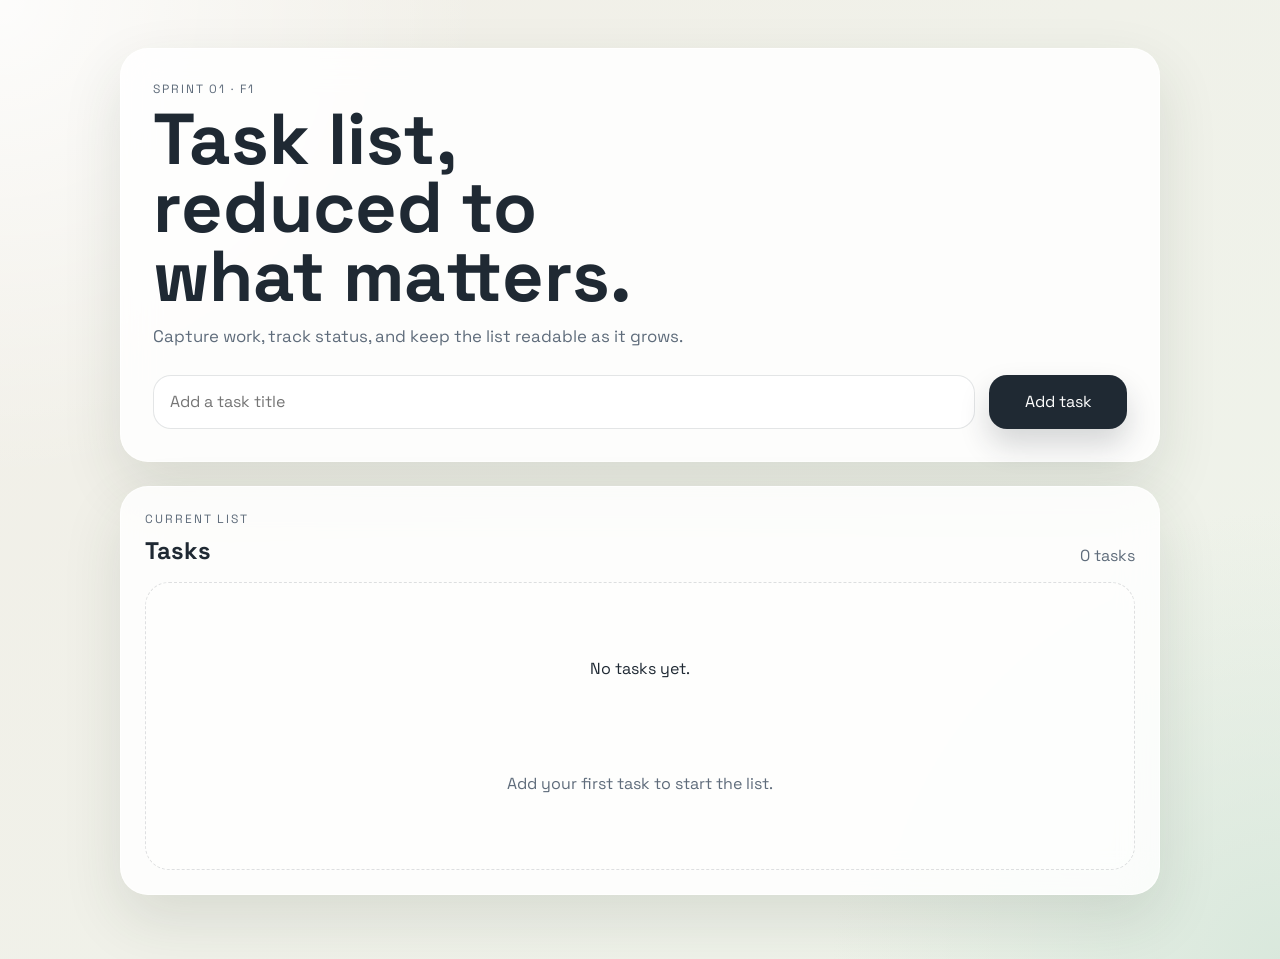
<file: index.html>
<!DOCTYPE html>
<html lang="en">
  <head>
    <meta charset="UTF-8" />
    <meta name="viewport" content="width=device-width, initial-scale=1.0" />
    <title>Task List Prototype</title>
    <link rel="preconnect" href="https://fonts.googleapis.com" />
    <link rel="preconnect" href="https://fonts.gstatic.com" crossorigin />
    <link
      href="https://fonts.googleapis.com/css2?family=Space+Grotesk:wght@400;500;700&display=swap"
      rel="stylesheet"
    />
    <link rel="stylesheet" href="styles.css" />
  </head>
  <body>
    <main class="app-shell">
      <section class="hero-card">
        <p class="eyebrow">Sprint 01 · F1</p>
        <h1>Task list, reduced to what matters.</h1>
        <p class="intro">
          Capture work, track status, and keep the list readable as it grows.
        </p>

        <form id="task-form" class="task-form">
          <label class="sr-only" for="task-title">New task</label>
          <input
            id="task-title"
            name="title"
            type="text"
            maxlength="120"
            placeholder="Add a task title"
            autocomplete="off"
            required
          />
          <button type="submit">Add task</button>
        </form>
      </section>

      <section class="board-card" aria-labelledby="task-board-title">
        <div class="board-header">
          <div>
            <p class="section-label">Current list</p>
            <h2 id="task-board-title">Tasks</h2>
          </div>
          <p id="task-count" class="task-count">0 tasks</p>
        </div>

        <div class="task-list-frame">
          <ul id="task-list" class="task-list" aria-live="polite"></ul>
          <div id="empty-state" class="empty-state">
            <p>No tasks yet.</p>
            <span>Add your first task to start the list.</span>
          </div>
        </div>
      </section>
    </main>

    <script src="app.js"></script>
  </body>
</html>
</file>
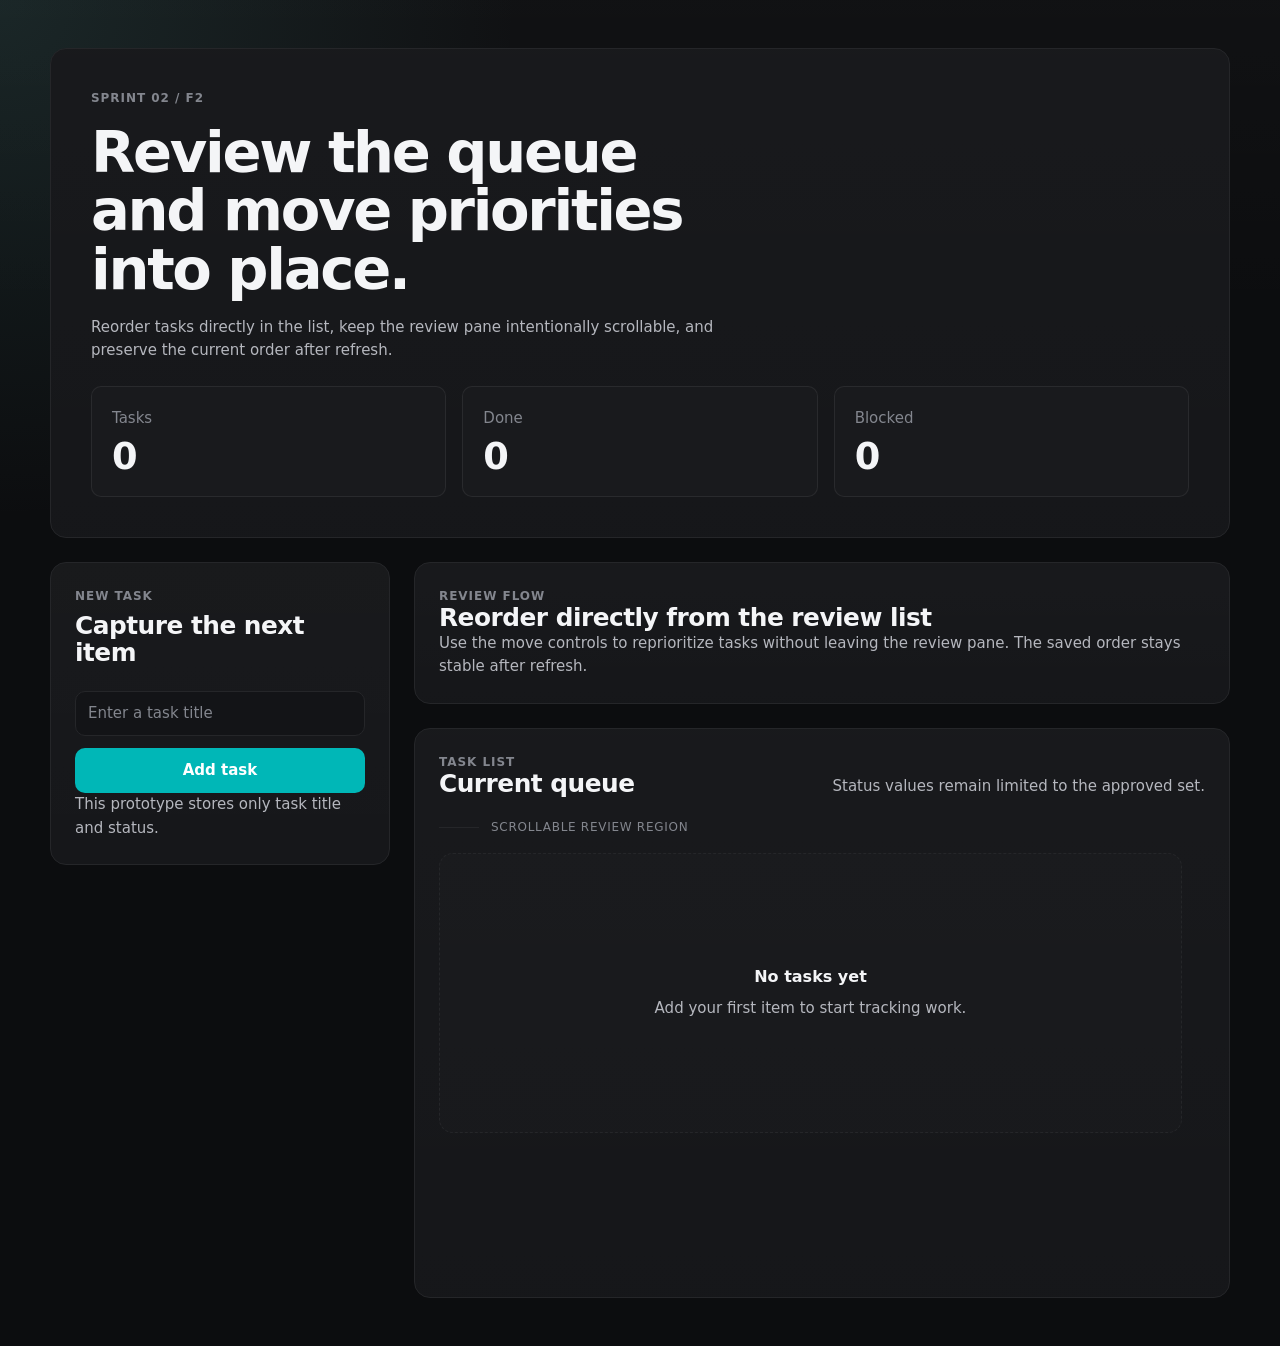
<file: web/index.html>
<!doctype html>
<html lang="en">
  <head>
    <meta charset="UTF-8" />
    <meta name="viewport" content="width=device-width, initial-scale=1.0" />
    <title>Small App</title>
    <link rel="stylesheet" href="./styles.css" />
  </head>
  <body>
    <div class="shell">
      <main class="app-frame">
        <section class="hero card">
          <div class="hero-copy">
            <p class="eyebrow">Sprint 02 / F2</p>
            <h1>Review the queue and move priorities into place.</h1>
            <p class="hero-text">
              Reorder tasks directly in the list, keep the review pane intentionally
              scrollable, and preserve the current order after refresh.
            </p>
          </div>

          <div class="hero-metrics" aria-label="Task overview">
            <article class="metric-tile">
              <span class="metric-label">Tasks</span>
              <strong class="metric-value" id="task-count">0</strong>
            </article>
            <article class="metric-tile">
              <span class="metric-label">Done</span>
              <strong class="metric-value" id="done-count">0</strong>
            </article>
            <article class="metric-tile">
              <span class="metric-label">Blocked</span>
              <strong class="metric-value" id="blocked-count">0</strong>
            </article>
          </div>
        </section>

        <section class="workspace">
          <section class="composer card">
            <div class="section-heading">
              <p class="eyebrow">New Task</p>
              <h2>Capture the next item</h2>
            </div>

            <form id="task-form" class="task-form">
              <label class="sr-only" for="task-title">Task title</label>
              <input
                class="input"
                id="task-title"
                name="task-title"
                type="text"
                maxlength="120"
                placeholder="Enter a task title"
                autocomplete="off"
                required
              />
              <button class="btn" type="submit">Add task</button>
            </form>

            <p class="helper-copy">This prototype stores only task title and status.</p>
          </section>

          <div class="review-stack">
            <section class="review-card card">
              <p class="eyebrow">Review Flow</p>
              <h2>Reorder directly from the review list</h2>
              <p class="helper-copy">
                Use the move controls to reprioritize tasks without leaving the review
                pane. The saved order stays stable after refresh.
              </p>
            </section>

            <section class="list-panel card">
              <div class="section-heading list-heading">
                <div>
                  <p class="eyebrow">Task List</p>
                  <h2>Current queue</h2>
                </div>
                <p class="helper-copy">
                  Status values remain limited to the approved set.
                </p>
              </div>

              <div class="scroll-note" aria-hidden="true">
                <span class="scroll-note-line"></span>
                <span>Scrollable review region</span>
              </div>

              <div class="task-scroll" id="task-scroll">
                <div class="empty-state" id="empty-state">
                  <p class="empty-title">No tasks yet</p>
                  <p class="empty-copy">Add your first item to start tracking work.</p>
                </div>
                <ul class="task-list" id="task-list" aria-live="polite" hidden></ul>
              </div>
            </section>
          </div>
        </section>
      </main>
    </div>

    <script type="module" src="./app.js"></script>
  </body>
</html>
</file>
<file: styles.css>
:root {
  color-scheme: light;
  --bg: #f2efe8;
  --bg-accent: #d7e7db;
  --surface: rgba(255, 255, 255, 0.84);
  --surface-strong: #ffffff;
  --text: #1f2933;
  --muted: #5f6c7b;
  --line: rgba(31, 41, 51, 0.12);
  --shadow: 0 24px 60px rgba(40, 55, 44, 0.12);
  --todo: #c47d2c;
  --progress: #1d6fd6;
  --blocked: #b3425a;
  --done: #2b8a5d;
}

* {
  box-sizing: border-box;
}

body {
  margin: 0;
  min-height: 100vh;
  font-family: "Space Grotesk", sans-serif;
  color: var(--text);
  background:
    radial-gradient(circle at top left, rgba(255, 255, 255, 0.85), transparent 30%),
    radial-gradient(circle at bottom right, rgba(215, 231, 219, 0.9), transparent 28%),
    linear-gradient(135deg, var(--bg) 0%, #eef3ea 100%);
}

.app-shell {
  width: min(1040px, calc(100% - 2rem));
  margin: 0 auto;
  padding: 3rem 0 4rem;
  display: grid;
  gap: 1.5rem;
}

.hero-card,
.board-card {
  background: var(--surface);
  backdrop-filter: blur(18px);
  border: 1px solid rgba(255, 255, 255, 0.7);
  border-radius: 28px;
  box-shadow: var(--shadow);
}

.hero-card {
  padding: 2rem;
}

.eyebrow,
.section-label {
  margin: 0 0 0.5rem;
  text-transform: uppercase;
  letter-spacing: 0.16em;
  font-size: 0.75rem;
  color: var(--muted);
}

h1,
h2,
p {
  margin: 0;
}

h1 {
  max-width: 11ch;
  font-size: clamp(2.4rem, 6vw, 4.5rem);
  line-height: 0.95;
}

.intro {
  max-width: 40rem;
  margin-top: 0.9rem;
  color: var(--muted);
  font-size: 1.05rem;
}

.task-form {
  margin-top: 1.75rem;
  display: grid;
  grid-template-columns: minmax(0, 1fr) auto;
  gap: 0.9rem;
}

.task-form input,
.task-item select,
.task-form button,
.task-item button {
  font: inherit;
}

.task-form input,
.task-item select {
  min-height: 3.4rem;
  border-radius: 18px;
  border: 1px solid var(--line);
  padding: 0 1rem;
  background: rgba(255, 255, 255, 0.85);
  color: var(--text);
}

.task-form input:focus,
.task-item select:focus,
.task-form button:focus,
.task-item button:focus {
  outline: 3px solid rgba(29, 111, 214, 0.18);
  outline-offset: 2px;
}

.task-form button,
.task-item button {
  border: 0;
  border-radius: 18px;
  cursor: pointer;
  transition: transform 140ms ease, box-shadow 140ms ease, background 140ms ease;
}

.task-form button {
  min-width: 8.6rem;
  padding: 0 1.2rem;
  background: #1f2933;
  color: #fff;
  box-shadow: 0 16px 30px rgba(31, 41, 51, 0.18);
}

.task-form button:hover,
.task-item button:hover {
  transform: translateY(-1px);
}

.board-card {
  padding: 1.5rem;
}

.board-header {
  display: flex;
  justify-content: space-between;
  align-items: end;
  gap: 1rem;
  margin-bottom: 1rem;
}

.task-count {
  color: var(--muted);
}

.task-list-frame {
  position: relative;
  min-height: 18rem;
  max-height: 28rem;
  overflow: auto;
  padding-right: 0.25rem;
}

.task-list {
  list-style: none;
  margin: 0;
  padding: 0;
  display: grid;
  gap: 0.9rem;
}

.task-item {
  display: grid;
  grid-template-columns: auto minmax(0, 1fr) minmax(8rem, 10rem) auto;
  gap: 0.85rem;
  align-items: center;
  padding: 1rem;
  border-radius: 22px;
  background: var(--surface-strong);
  border: 1px solid rgba(31, 41, 51, 0.08);
  box-shadow: 0 14px 30px rgba(31, 41, 51, 0.06);
}

.task-order {
  width: 2.5rem;
  height: 2.5rem;
  border-radius: 999px;
  display: grid;
  place-items: center;
  background: #eef3ea;
  color: var(--muted);
  font-size: 0.9rem;
  font-weight: 700;
}

.task-title {
  min-width: 0;
  font-size: 1rem;
  font-weight: 500;
  overflow-wrap: anywhere;
}

.task-status {
  position: relative;
}

.task-status::before {
  content: "";
  position: absolute;
  inset: 0 auto 0 0.8rem;
  margin: auto 0;
  width: 0.6rem;
  height: 0.6rem;
  border-radius: 999px;
  pointer-events: none;
}

.task-status select {
  width: 100%;
  padding-left: 2rem;
  appearance: none;
}

.task-item[data-status="To Do"] .task-status::before {
  background: var(--todo);
}

.task-item[data-status="In Progress"] .task-status::before {
  background: var(--progress);
}

.task-item[data-status="Blocked"] .task-status::before {
  background: var(--blocked);
}

.task-item[data-status="Done"] .task-status::before {
  background: var(--done);
}

.task-item button {
  min-height: 3rem;
  padding: 0 1rem;
  background: #f7ece7;
  color: #7c2d12;
}

.empty-state {
  position: absolute;
  inset: 0;
  display: grid;
  place-items: center;
  text-align: center;
  padding: 2rem;
  border: 1px dashed rgba(31, 41, 51, 0.14);
  border-radius: 24px;
  background: rgba(255, 255, 255, 0.4);
}

.empty-state span {
  display: block;
  margin-top: 0.4rem;
  color: var(--muted);
}

.sr-only {
  position: absolute;
  width: 1px;
  height: 1px;
  padding: 0;
  margin: -1px;
  overflow: hidden;
  clip: rect(0, 0, 0, 0);
  white-space: nowrap;
  border: 0;
}

@media (max-width: 760px) {
  .app-shell {
    width: min(100% - 1rem, 100%);
    padding: 1rem 0 2rem;
  }

  .hero-card,
  .board-card {
    border-radius: 24px;
  }

  .hero-card,
  .board-card {
    padding: 1.2rem;
  }

  .task-form,
  .task-item {
    grid-template-columns: 1fr;
  }

  .task-item {
    align-items: stretch;
  }

  .task-order {
    width: 2.2rem;
    height: 2.2rem;
  }

  .board-header {
    align-items: start;
    flex-direction: column;
  }
}
</file>
<file: web/styles.css>
:root {
  color-scheme: dark;
  --bg: oklch(0.16 0.005 270);
  --surface: oklch(0.19 0.006 270);
  --surface-2: oklch(0.22 0.006 270);
  --hairline: oklch(0.27 0.006 270);
  --hairline-soft: rgba(255, 255, 255, 0.07);
  --ink: oklch(0.97 0.003 270);
  --ink-muted: oklch(0.78 0.01 270);
  --ink-subtle: oklch(0.62 0.012 270);
  --accent: oklch(0.7 0.13 195);
  --accent-hover: oklch(0.76 0.13 195);
  --on-accent: #ffffff;
  --accent-subtle: oklch(0.7 0.13 195 / 0.14);
  --todo: oklch(0.75 0.05 255);
  --progress: oklch(0.72 0.13 210);
  --blocked: oklch(0.7 0.14 35);
  --done: oklch(0.74 0.13 155);
  --ok: oklch(0.72 0.15 150);
  --warn: oklch(0.78 0.14 75);
  --err: oklch(0.66 0.2 22);
  --r-sm: 6px;
  --r: 10px;
  --r-card: 16px;
  --s1: 4px;
  --s2: 8px;
  --s3: 12px;
  --s4: 16px;
  --s5: 20px;
  --s6: 24px;
  --s8: 32px;
  --s10: 40px;
  --s12: 48px;
  --font: "Segoe UI", "Inter", system-ui, sans-serif;
  --dur-press: 90ms;
  --dur-fast: 140ms;
  --ease-out: cubic-bezier(0.22, 1, 0.36, 1);
  --ease-standard: cubic-bezier(0.4, 0, 0.2, 1);
  --w-app: 1180px;
}

* {
  box-sizing: border-box;
}

html,
body {
  min-height: 100%;
}

body {
  margin: 0;
  background:
    radial-gradient(circle at top left, rgba(101, 196, 189, 0.12), transparent 28%),
    linear-gradient(180deg, rgba(255, 255, 255, 0.02), transparent 24%),
    var(--bg);
  color: var(--ink);
  font: 15px/1.55 var(--font);
  -webkit-font-smoothing: antialiased;
  text-rendering: optimizeLegibility;
}

button,
input,
select {
  font: inherit;
}

h1,
h2,
p {
  margin: 0;
}

h1 {
  font-size: clamp(2.4rem, 2rem + 2vw, 4rem);
  line-height: 1.02;
  letter-spacing: -0.04em;
  font-weight: 620;
}

h2 {
  font-size: clamp(1.2rem, 1rem + 0.8vw, 1.55rem);
  line-height: 1.08;
  letter-spacing: -0.02em;
  font-weight: 580;
}

.eyebrow {
  font-size: 12px;
  font-weight: 600;
  letter-spacing: 0.08em;
  text-transform: uppercase;
  color: var(--ink-subtle);
}

.shell {
  min-height: 100vh;
  padding: clamp(var(--s4), 5vw, var(--s12));
}

.app-frame {
  width: min(100%, var(--w-app));
  margin: 0 auto;
  display: grid;
  gap: var(--s6);
}

.card {
  background: linear-gradient(180deg, rgba(255, 255, 255, 0.025), rgba(255, 255, 255, 0.01)),
    var(--surface);
  border: 1px solid var(--hairline);
  border-radius: var(--r-card);
}

.hero {
  display: grid;
  gap: var(--s6);
  padding: clamp(var(--s6), 4vw, var(--s10));
}

.hero-copy {
  display: grid;
  gap: var(--s4);
  max-width: 42rem;
}

.hero-text,
.helper-copy,
.empty-copy {
  color: var(--ink-muted);
}

.hero-metrics {
  display: grid;
  grid-template-columns: repeat(3, minmax(0, 1fr));
  gap: var(--s4);
}

.metric-tile {
  padding: var(--s5);
  border-radius: var(--r);
  background: var(--surface-2);
  border: 1px solid var(--hairline-soft);
}

.metric-label {
  display: block;
  color: var(--ink-subtle);
  margin-bottom: var(--s2);
}

.metric-value {
  font-size: clamp(1.8rem, 1.5rem + 1vw, 2.5rem);
  line-height: 1;
  letter-spacing: -0.03em;
  font-variant-numeric: tabular-nums;
}

.workspace {
  display: grid;
  gap: var(--s6);
  grid-template-columns: minmax(280px, 340px) minmax(0, 1fr);
  align-items: start;
}

.review-stack {
  display: grid;
  gap: var(--s6);
}

.composer,
.list-panel,
.review-card {
  padding: var(--s6);
}

.section-heading {
  display: grid;
  gap: var(--s2);
}

.task-form {
  display: grid;
  gap: var(--s3);
  margin-top: var(--s6);
}

.input,
.status-select {
  width: 100%;
  padding: 10px 12px;
  border-radius: var(--r);
  border: 1px solid var(--hairline);
  background: var(--surface);
  color: var(--ink);
  transition:
    border-color var(--dur-fast) var(--ease-standard),
    box-shadow var(--dur-fast) var(--ease-standard);
}

.input::placeholder {
  color: var(--ink-subtle);
}

.input:focus-visible,
.status-select:focus-visible {
  outline: none;
  border-color: var(--accent);
  box-shadow: 0 0 0 3px var(--accent-subtle);
}

.btn,
.icon-button {
  display: inline-flex;
  align-items: center;
  justify-content: center;
  gap: var(--s2);
  border-radius: var(--r);
  cursor: pointer;
  transition:
    transform var(--dur-press) var(--ease-out),
    background var(--dur-fast) var(--ease-standard),
    border-color var(--dur-fast) var(--ease-standard);
}

.btn {
  min-height: 42px;
  padding: 10px 16px;
  border: 1px solid transparent;
  background: var(--accent);
  color: var(--on-accent);
  font-weight: 600;
}

.icon-button {
  min-height: 40px;
  padding: 0 14px;
  border: 1px solid var(--hairline);
  background: transparent;
  color: var(--ink-muted);
}

.icon-button:disabled {
  opacity: 0.4;
  cursor: not-allowed;
}

@media (hover: hover) and (pointer: fine) {
  .btn:hover,
  .icon-button:hover:not(:disabled) {
    transform: translateY(-1px);
  }

  .btn:hover {
    background: var(--accent-hover);
  }

  .icon-button:hover:not(:disabled) {
    background: var(--surface-2);
    border-color: var(--ink-subtle);
  }
}

.btn:active,
.icon-button:active:not(:disabled) {
  transform: scale(0.98);
}

.list-heading {
  display: flex;
  justify-content: space-between;
  gap: var(--s4);
  align-items: end;
}

.task-scroll {
  margin-top: var(--s4);
  min-height: 420px;
  max-height: 560px;
  overflow: auto;
  padding-right: var(--s2);
  scrollbar-gutter: stable;
}

.task-list {
  list-style: none;
  display: grid;
  gap: var(--s3);
  padding: 0;
  margin: 0;
}

.task-item {
  display: grid;
  gap: var(--s4);
  padding: var(--s5);
  border-radius: 14px;
  border: 1px solid var(--hairline);
  background: rgba(255, 255, 255, 0.015);
  transition:
    border-color var(--dur-fast) var(--ease-standard),
    background var(--dur-fast) var(--ease-standard),
    transform var(--dur-fast) var(--ease-standard);
}

.task-row {
  display: flex;
  justify-content: space-between;
  gap: var(--s4);
  align-items: start;
}

.task-title {
  font-size: 1rem;
  line-height: 1.4;
  word-break: break-word;
}

.task-meta {
  display: flex;
  flex-wrap: wrap;
  gap: var(--s3);
  align-items: center;
  color: var(--ink-subtle);
  font-size: 13px;
}

.task-actions {
  display: flex;
  flex-wrap: wrap;
  justify-content: flex-end;
  gap: var(--s2);
  align-items: center;
}

.status-group {
  display: grid;
  gap: var(--s2);
}

.status-label {
  font-size: 12px;
  letter-spacing: 0.06em;
  text-transform: uppercase;
  color: var(--ink-subtle);
}

.status-select {
  min-width: 170px;
}

.status-pill {
  display: inline-flex;
  align-items: center;
  min-height: 28px;
  padding: 0 var(--s3);
  border-radius: 999px;
  border: 1px solid transparent;
  font-size: 12px;
  font-weight: 600;
}

.status-todo {
  color: var(--todo);
  background: color-mix(in srgb, var(--todo) 14%, transparent);
  border-color: color-mix(in srgb, var(--todo) 36%, transparent);
}

.status-progress {
  color: var(--progress);
  background: color-mix(in srgb, var(--progress) 14%, transparent);
  border-color: color-mix(in srgb, var(--progress) 36%, transparent);
}

.status-blocked {
  color: var(--blocked);
  background: color-mix(in srgb, var(--blocked) 14%, transparent);
  border-color: color-mix(in srgb, var(--blocked) 36%, transparent);
}

.status-done {
  color: var(--done);
  background: color-mix(in srgb, var(--done) 14%, transparent);
  border-color: color-mix(in srgb, var(--done) 36%, transparent);
}

.scroll-note {
  margin-top: var(--s5);
  display: inline-flex;
  align-items: center;
  gap: var(--s3);
  color: var(--ink-subtle);
  font-size: 12px;
  letter-spacing: 0.06em;
  text-transform: uppercase;
}

.scroll-note-line {
  width: 40px;
  height: 1px;
  background: var(--hairline);
}

.empty-state {
  min-height: 280px;
  display: grid;
  place-content: center;
  gap: var(--s2);
  text-align: center;
  border: 1px dashed var(--hairline);
  border-radius: 14px;
  background: rgba(255, 255, 255, 0.01);
}

.empty-title {
  font-size: 1rem;
  font-weight: 600;
}

.sr-only {
  position: absolute;
  width: 1px;
  height: 1px;
  padding: 0;
  margin: -1px;
  overflow: hidden;
  clip: rect(0, 0, 0, 0);
  border: 0;
}

:where(a, button, input, select, textarea):focus-visible {
  outline: 2px solid var(--accent);
  outline-offset: 2px;
}

@media (max-width: 860px) {
  .workspace {
    grid-template-columns: 1fr;
  }

  .hero-metrics {
    grid-template-columns: 1fr;
  }

  .list-heading,
  .task-row {
    align-items: stretch;
    flex-direction: column;
  }

  .task-actions {
    justify-content: flex-start;
  }

  .status-select {
    min-width: 0;
  }
}

@media (prefers-reduced-motion: reduce) {
  *,
  *::before,
  *::after {
    animation-duration: 0.01ms !important;
    transition-duration: 0.01ms !important;
    scroll-behavior: auto !important;
  }

  .btn:hover,
  .btn:active,
  .icon-button:hover,
  .icon-button:active {
    transform: none !important;
  }
}
</file>
